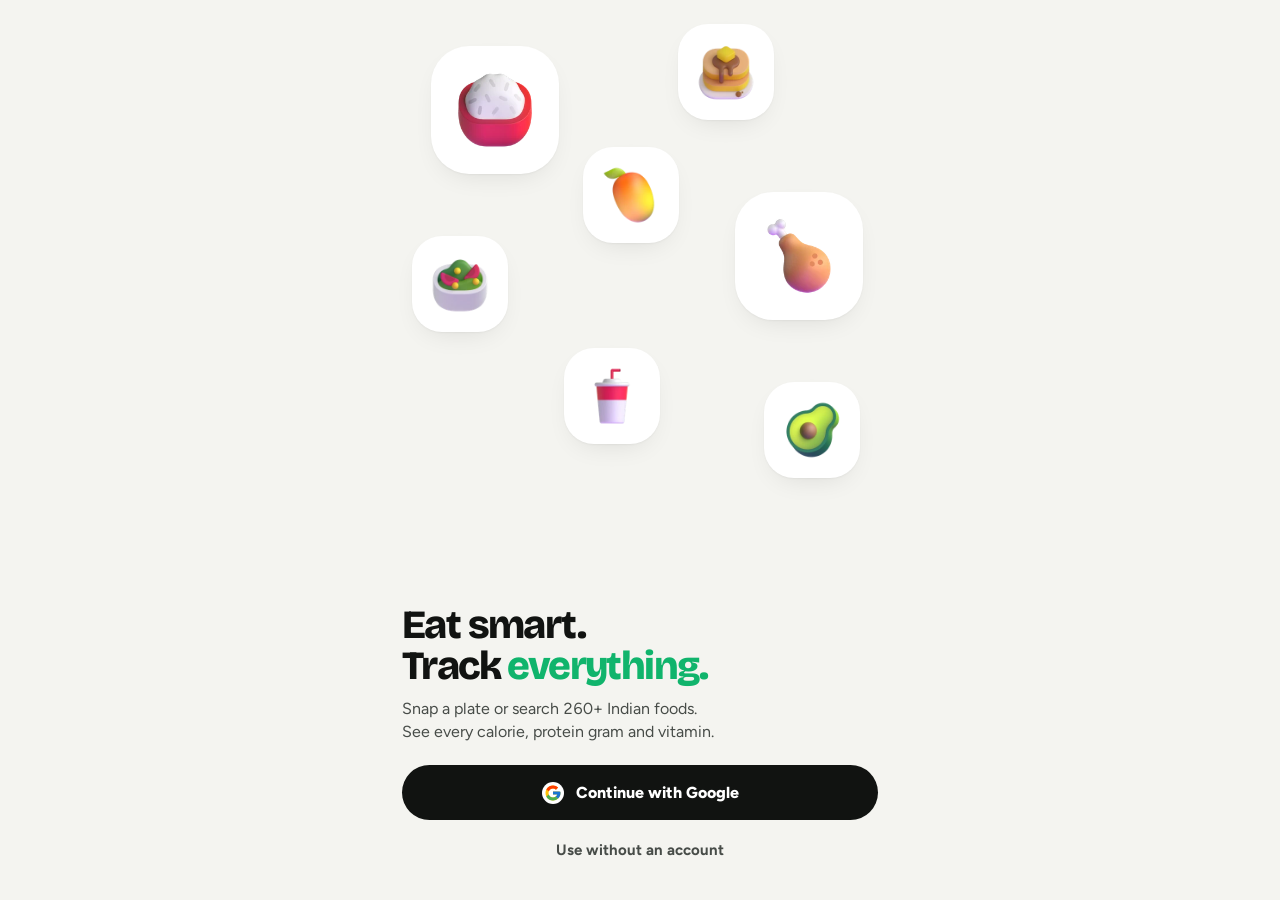
<file: index.html>
<!doctype html>
<html lang="en">
<head>
<meta charset="utf-8">
<meta name="viewport" content="width=device-width,initial-scale=1,viewport-fit=cover">
<title>Healthyfi</title>
<meta name="description" content="Healthyfi: calorie, macro and micronutrient tracker with AI meal photo scanning, built for Indian food.">
<meta name="theme-color" content="#f4f4f0">
<meta name="apple-mobile-web-app-capable" content="yes">
<meta name="apple-mobile-web-app-status-bar-style" content="black-translucent">
<link rel="manifest" href="manifest.webmanifest">
<link rel="icon" href="icons/icon.svg" type="image/svg+xml">
<link rel="apple-touch-icon" href="icons/icon-192.png">
<link rel="preconnect" href="https://fonts.googleapis.com">
<link rel="preconnect" href="https://fonts.gstatic.com" crossorigin>
<link rel="stylesheet" href="https://fonts.googleapis.com/css2?family=Bricolage+Grotesque:opsz,wght@12..96,600;12..96,700;12..96,800&family=Figtree:wght@400;500;600;700;800&display=swap">
<link rel="stylesheet" href="css/app.css?v=3">
<script src="config.js?v=3"></script>
</head>
<body>
<div id="app"><div class="splash"><div class="logo">Healthyfi</div></div></div>
<div class="tabbar" id="tabbar" hidden><nav></nav></div>
<div id="pages"></div>
<div class="tray" id="tray"></div>
<div id="sheetRoot"></div>
<div class="toast" id="toast" role="status" aria-live="polite"></div>
<canvas id="confetti"></canvas>
<script type="module" src="js/app.js?v=3"></script>
</body>
</html>
</file>
<file: css/app.css>
/* Healthyfi 3 — warm off-white canvas, crisp white cards, ink-black actions, one fresh green for progress,
   glossy 3D food icons. Phone-first (max 520px); logging happens in full-screen pages that slide in from the right. */
:root {
  --bg: #f4f4f0;
  --surface: #ffffff;
  --surface-2: #f1f1ec;
  --surface-3: #e8e8e2;
  --line: rgba(17, 19, 17, .07);
  --ink: #111311;
  --ink-2: #474c48;
  --muted: #8b908c;
  --on-ink: #ffffff;
  --accent: #10b46c;
  --accent-2: #8be04e;
  --accent-soft: #e2f6ea;
  --accent-ink: #0b6b41;
  --protein: #ff7a59;
  --carbs: #f6b23c;
  --fat: #5b8def;
  --water: #39a5ff;
  --warn: #f29c1f;
  --bad: #ef4b4b;
  --shadow-sm: 0 1px 2px rgba(17, 19, 17, .04);
  --shadow: 0 1px 2px rgba(17, 19, 17, .04), 0 10px 28px -12px rgba(17, 19, 17, .12);
  --shadow-lg: 0 24px 60px -24px rgba(17, 19, 17, .35);
  --display: "Bricolage Grotesque", "Avenir Next", "Segoe UI", system-ui, sans-serif;
  --body: "Figtree", "Segoe UI", system-ui, -apple-system, sans-serif;
  --r: 24px;
  --spring: cubic-bezier(.22, 1, .36, 1);
  --bounce: cubic-bezier(.34, 1.56, .64, 1);
  color-scheme: light;
}
@media (prefers-color-scheme: dark) {
  :root:not([data-theme="light"]) {
    --bg: #0a0a0b; --surface: #151517; --surface-2: #1d1d20; --surface-3: #27272b; --line: rgba(255, 255, 255, .07);
    --ink: #f3f3ef; --ink-2: #c3c6c2; --muted: #85898a; --on-ink: #0a0a0b;
    --accent: #2ee08b; --accent-2: #b4f06a; --accent-soft: #10291c; --accent-ink: #5cf0a6;
    --protein: #ff8c6e; --carbs: #ffc456; --fat: #7aa5ff; --water: #5cb6ff;
    --shadow-sm: none; --shadow: 0 0 0 1px rgba(255, 255, 255, .05); --shadow-lg: 0 24px 60px -24px rgba(0, 0, 0, .8);
    color-scheme: dark;
  }
}
:root[data-theme="dark"] {
  --bg: #0a0a0b; --surface: #151517; --surface-2: #1d1d20; --surface-3: #27272b; --line: rgba(255, 255, 255, .07);
  --ink: #f3f3ef; --ink-2: #c3c6c2; --muted: #85898a; --on-ink: #0a0a0b;
  --accent: #2ee08b; --accent-2: #b4f06a; --accent-soft: #10291c; --accent-ink: #5cf0a6;
  --protein: #ff8c6e; --carbs: #ffc456; --fat: #7aa5ff; --water: #5cb6ff;
  --shadow-sm: none; --shadow: 0 0 0 1px rgba(255, 255, 255, .05); --shadow-lg: 0 24px 60px -24px rgba(0, 0, 0, .8);
  color-scheme: dark;
}

* { box-sizing: border-box; }
html, body { margin: 0; min-height: 100%; }
body { background: var(--bg); color: var(--ink); font: 15px/1.45 var(--body); font-variant-numeric: tabular-nums; -webkit-font-smoothing: antialiased; -webkit-tap-highlight-color: transparent; overscroll-behavior-y: none; }
button, input, select, textarea { font: inherit; color: inherit; }
button { cursor: pointer; -webkit-user-select: none; user-select: none; }
:focus-visible { outline: 2.5px solid var(--accent); outline-offset: 2px; border-radius: 12px; }
[hidden] { display: none !important; }
h1, h2, h3 { margin: 0; font-family: var(--display); letter-spacing: -.02em; text-wrap: balance; }
p { margin: 0; }
.muted { color: var(--muted); }
.ink2 { color: var(--ink-2); }
.sm { font-size: 13px; }
.xs { font-size: 12px; }
.num { font-family: var(--display); font-weight: 700; letter-spacing: -.03em; }
.eyebrow { font-size: 11px; letter-spacing: .09em; text-transform: uppercase; font-weight: 700; color: var(--muted); }
.i3d { display: block; object-fit: contain; flex: none; -webkit-user-drag: none; pointer-events: none; }
.row { display: flex; align-items: center; gap: 12px; }
.grow { flex: 1; min-width: 0; }
.ellip { white-space: nowrap; overflow: hidden; text-overflow: ellipsis; }

/* ---------- shell ---------- */
#app { max-width: 520px; margin: 0 auto; min-height: 100vh; }
.screen { padding: calc(10px + env(safe-area-inset-top, 0px)) 16px calc(116px + env(safe-area-inset-bottom, 0px)); display: flex; flex-direction: column; gap: 14px; }
.screen > *, .page-b > * { flex-shrink: 0; }
.enter > * { animation: up .6s var(--spring) both; }
.enter > *:nth-child(2) { animation-delay: .03s; } .enter > *:nth-child(3) { animation-delay: .06s; } .enter > *:nth-child(4) { animation-delay: .09s; }
.enter > *:nth-child(5) { animation-delay: .12s; } .enter > *:nth-child(6) { animation-delay: .15s; } .enter > *:nth-child(n+7) { animation-delay: .18s; }
@keyframes up { from { opacity: 0; transform: translateY(16px); } to { opacity: 1; transform: none; } }

.head { display: flex; align-items: center; gap: 10px; min-height: 48px; }
.head h1 { font-size: 26px; font-weight: 800; }
.datebtn { border: 0; background: none; padding: 0; display: flex; align-items: center; gap: 6px; }
.datebtn h1 { font-size: 26px; font-weight: 800; }
.datebtn .chev { width: 22px; height: 22px; border-radius: 50%; background: var(--surface); box-shadow: var(--shadow-sm); display: grid; place-items: center; font-size: 11px; transition: transform .35s var(--spring); }
.datebtn[aria-expanded="true"] .chev { transform: rotate(180deg); }
.pillstat { display: inline-flex; align-items: center; gap: 4px; background: var(--surface); border-radius: 999px; padding: 5px 11px 5px 6px; font-weight: 800; font-size: 14px; box-shadow: var(--shadow-sm); }
.avatar { width: 40px; height: 40px; border-radius: 50%; border: 0; padding: 0; background: var(--ink); color: var(--on-ink); font-family: var(--display); font-weight: 800; display: grid; place-items: center; overflow: hidden; flex: none; }
.avatar img { width: 100%; height: 100%; object-fit: cover; }

.week { display: grid; grid-template-columns: repeat(7, 1fr); gap: 4px; }
.wd { border: 0; background: none; display: flex; flex-direction: column; align-items: center; gap: 5px; padding: 6px 0; border-radius: 16px; color: var(--muted); font-size: 12px; font-weight: 700; transition: background .3s; }
.wd .dot { width: 38px; height: 38px; border-radius: 50%; position: relative; display: grid; place-items: center; font-family: var(--display); font-size: 14px; color: var(--ink); }
.wd .dot svg { position: absolute; inset: 0; transform: rotate(-90deg); }
.wd.on { background: var(--surface); box-shadow: var(--shadow); color: var(--ink); }
.wd:disabled { opacity: .3; }

/* ---------- cards ---------- */
.card { background: var(--surface); border-radius: var(--r); padding: 18px; box-shadow: var(--shadow); display: flex; flex-direction: column; gap: 14px; }
.card-h { display: flex; align-items: center; gap: 10px; }
.card-h h2 { font-size: 18px; font-weight: 700; flex: 1; }
.link { border: 0; background: none; padding: 4px 0; font-weight: 700; font-size: 14px; color: var(--ink-2); display: inline-flex; align-items: center; gap: 4px; }
.section-t { display: flex; align-items: baseline; justify-content: space-between; padding: 6px 4px 0; }
.section-t h2 { font-size: 20px; font-weight: 800; }

/* hero */
.hero { display: grid; grid-template-columns: 1fr auto; align-items: center; gap: 12px; padding: 22px 20px; }
.hero .big { font-family: var(--display); font-size: 52px; font-weight: 800; letter-spacing: -.045em; line-height: .95; }
.hero .lbl { font-size: 15px; color: var(--ink-2); font-weight: 600; margin-top: 6px; }
.hero .split { display: flex; gap: 18px; margin-top: 16px; }
.hero .split div { display: flex; flex-direction: column; }
.hero .split b { font-family: var(--display); font-size: 18px; }
.hero .split span { font-size: 12px; color: var(--muted); font-weight: 600; }
.ring { position: relative; display: grid; place-items: center; flex: none; }
.ring svg { position: absolute; inset: 0; width: 100%; height: 100%; transform: rotate(-90deg); overflow: visible; }
.arc { transition: stroke-dashoffset 1.2s var(--spring), stroke .3s; }
.macros3 { display: grid; grid-template-columns: repeat(3, 1fr); gap: 10px; }
.mcard { background: var(--surface); border-radius: 22px; padding: 14px 12px; box-shadow: var(--shadow); display: flex; flex-direction: column; gap: 10px; }
.mcard .v { font-family: var(--display); font-size: 21px; font-weight: 700; line-height: 1; }
.mcard .l { font-size: 12px; color: var(--muted); font-weight: 600; }
.mcard .ring { align-self: center; }

/* meals */
.meal { display: flex; align-items: center; gap: 14px; background: var(--surface); border-radius: 22px; padding: 14px; box-shadow: var(--shadow); border: 0; text-align: left; width: 100%; }
.meal .ic { width: 52px; height: 52px; border-radius: 17px; background: var(--surface-2); display: grid; place-items: center; flex: none; }
.meal b { font-size: 16px; font-weight: 700; display: block; }
.meal .sub { font-size: 13px; color: var(--muted); }
.meal .stack { display: flex; margin-top: 6px; }
.meal .stack img { width: 24px; height: 24px; margin-right: -6px; background: var(--surface-2); border-radius: 50%; padding: 2px; border: 2px solid var(--surface); }
.add-o { width: 40px; height: 40px; border-radius: 50%; border: 0; background: var(--ink); color: var(--on-ink); display: grid; place-items: center; font-size: 22px; font-weight: 500; flex: none; transition: transform .25s var(--bounce); }
.add-o:active { transform: scale(.86); }
.kc { font-family: var(--display); font-weight: 700; font-size: 16px; text-align: right; }
.kc small { display: block; font-family: var(--body); font-weight: 600; font-size: 11px; color: var(--muted); }
.mini-bar { height: 6px; border-radius: 9px; background: var(--surface-2); overflow: hidden; margin-top: 8px; }
.mini-bar i { display: block; height: 100%; background: var(--accent); border-radius: 9px; transition: width 1s var(--spring); width: 0; }
.mini-bar i.over { background: var(--warn); }

/* water */
.glasses { display: grid; grid-template-columns: repeat(8, 1fr); gap: 6px; }
.gl { border: 0; padding: 0; background: none; aspect-ratio: 3 / 4; position: relative; }
.gl svg { width: 100%; height: 100%; display: block; }
.gl .w { transform-origin: bottom; transform: scaleY(0); transition: transform .5s var(--bounce); }
.gl.full .w { transform: scaleY(1); }
.gl .plus { position: absolute; inset: 0; display: grid; place-items: center; font-weight: 800; color: var(--water); font-size: 16px; padding-top: 4px; }

/* tiles */
.tiles { display: grid; grid-template-columns: repeat(3, 1fr); gap: 10px; }
.tile { border: 0; text-align: left; background: var(--surface); border-radius: 22px; padding: 14px 12px; box-shadow: var(--shadow); display: flex; flex-direction: column; gap: 6px; min-width: 0; transition: transform .25s var(--bounce); }
.tile:active { transform: scale(.96); }
.tile b { font-family: var(--display); font-size: 21px; font-weight: 700; line-height: 1.05; }
.tile span { font-size: 12px; color: var(--muted); font-weight: 600; }

.pills { display: flex; flex-wrap: wrap; gap: 8px; }
.pill { border: 0; background: var(--surface-2); border-radius: 999px; padding: 9px 14px 9px 9px; display: inline-flex; align-items: center; gap: 8px; font-weight: 700; font-size: 14px; transition: background .25s; }
.pill .tk { width: 22px; height: 22px; border-radius: 50%; background: var(--surface); display: grid; place-items: center; color: transparent; font-size: 12px; transition: all .35s var(--bounce); }
.pill.on { background: var(--accent-soft); }
.pill.on .tk { background: var(--accent); color: #fff; transform: scale(1.1); }

.coach { display: flex; gap: 14px; align-items: flex-start; }
.coach ul { margin: 0; padding: 0; list-style: none; display: flex; flex-direction: column; gap: 10px; font-size: 14px; color: var(--ink-2); }
.coach li b { color: var(--ink); }

/* nutrients */
.nlist { display: flex; flex-direction: column; gap: 12px; }
.nrow { display: grid; grid-template-columns: 1fr auto; gap: 6px 12px; align-items: baseline; font-size: 14px; }
.nrow .v { font-weight: 700; }
.nrow .v small { color: var(--muted); font-weight: 600; }
.nrow .mini-bar { grid-column: 1 / -1; margin: 0; height: 5px; }
.nrow .mini-bar i.warn { background: var(--warn); } .nrow .mini-bar i.bad { background: var(--bad); }
.ngrid { display: grid; grid-template-columns: 1fr 1fr; gap: 12px 18px; }
.collapse { display: grid; grid-template-rows: 0fr; transition: grid-template-rows .5s var(--spring); }
.collapse > div { overflow: hidden; }
.collapse.open { grid-template-rows: 1fr; }
.notice { display: flex; align-items: center; gap: 12px; background: var(--surface-2); border-radius: 16px; padding: 10px 12px; font-size: 13px; }

/* buttons */
.btn { border: 0; border-radius: 999px; padding: 14px 20px; font-weight: 700; background: var(--ink); color: var(--on-ink); display: inline-flex; align-items: center; justify-content: center; gap: 8px; transition: transform .2s var(--bounce), opacity .2s; }
.btn:active { transform: scale(.97); }
.btn.block { width: 100%; }
.btn.lg { padding: 17px 22px; font-size: 16px; }
.btn.soft { background: var(--surface-2); color: var(--ink); }
.btn.accent { background: var(--accent); color: #fff; }
.btn.small { padding: 8px 14px; font-size: 13px; }
.btn.danger { background: transparent; color: var(--bad); box-shadow: inset 0 0 0 1.5px color-mix(in srgb, var(--bad) 40%, transparent); }
.btn:disabled { opacity: .4; pointer-events: none; }
.iconbtn { width: 42px; height: 42px; border-radius: 50%; border: 0; background: var(--surface); box-shadow: var(--shadow-sm); display: grid; place-items: center; font-size: 18px; flex: none; transition: transform .2s var(--bounce); }
.iconbtn:active { transform: scale(.9); }
.iconbtn svg { width: 20px; height: 20px; }

/* ---------- pages (full screen) ---------- */
#pages { position: fixed; inset: 0; z-index: 40; pointer-events: none; }
.page { position: absolute; inset: 0; background: var(--bg); display: flex; flex-direction: column; pointer-events: auto; transform: translateX(100%); transition: transform .5s var(--spring); box-shadow: -20px 0 60px -30px rgba(0, 0, 0, .4); }
.page.in { transform: none; }
.page.under { transform: translateX(-22%); }
.page-h { display: flex; align-items: center; gap: 10px; padding: calc(10px + env(safe-area-inset-top, 0px)) 16px 10px; max-width: 520px; width: 100%; margin: 0 auto; }
.page-h .t { flex: 1; min-width: 0; text-align: center; }
.page-h .t h2 { font-size: 18px; font-weight: 800; }
.mealbtn { border: 0; background: var(--surface); box-shadow: var(--shadow-sm); border-radius: 999px; padding: 8px 14px 8px 8px; font-weight: 800; font-size: 15px; display: inline-flex; align-items: center; gap: 6px; }
.page-b { flex: 1; min-height: 0; overflow-y: auto; padding: 4px 16px calc(120px + env(safe-area-inset-bottom, 0px)); display: flex; flex-direction: column; gap: 14px; max-width: 520px; width: 100%; margin: 0 auto; }

.searchbox { display: flex; align-items: center; gap: 10px; background: var(--surface); border-radius: 18px; padding: 0 14px; box-shadow: var(--shadow); }
.searchbox svg { width: 20px; height: 20px; color: var(--muted); flex: none; }
.searchbox input { flex: 1; border: 0; background: none; outline: none; padding: 15px 0; font-size: 16px; min-width: 0; }
.searchbox .clr { border: 0; background: var(--surface-2); width: 24px; height: 24px; border-radius: 50%; font-size: 12px; }
.quick { display: grid; grid-template-columns: repeat(3, 1fr); gap: 10px; }
.quick button { border: 0; background: var(--surface); border-radius: 20px; padding: 12px 8px; box-shadow: var(--shadow); display: flex; flex-direction: column; align-items: center; gap: 6px; font-weight: 700; font-size: 13px; transition: transform .2s var(--bounce); }
.quick button:active { transform: scale(.95); }
.chips { display: flex; gap: 8px; overflow-x: auto; scrollbar-width: none; margin: 0 -16px; padding: 2px 16px; }
.chips::-webkit-scrollbar { display: none; }
.chip { flex: none; border: 0; background: var(--surface); box-shadow: var(--shadow-sm); border-radius: 999px; padding: 8px 14px; font-weight: 700; font-size: 13px; color: var(--ink-2); transition: all .25s; }
.chip.on { background: var(--ink); color: var(--on-ink); }

.flist { background: var(--surface); border-radius: 22px; box-shadow: var(--shadow); overflow: hidden; }
.fl-t { display: flex; justify-content: space-between; align-items: baseline; padding: 8px 4px 0; }
.fl-t h3 { font-size: 15px; font-weight: 800; }
.fr { display: flex; align-items: center; gap: 12px; padding: 10px 12px 10px 10px; border-top: 1px solid var(--line); }
.fr:first-child { border-top: 0; }
.fr .open { border: 0; background: none; padding: 0; display: flex; align-items: center; gap: 12px; flex: 1; min-width: 0; text-align: left; }
.fr .ib { width: 50px; height: 50px; border-radius: 16px; background: var(--surface-2); display: grid; place-items: center; flex: none; }
.fr .nm { font-weight: 700; font-size: 15px; }
.fr .meta { font-size: 13px; color: var(--muted); }
.addc { width: 34px; height: 34px; border-radius: 50%; border: 1.5px solid var(--surface-3); background: var(--surface); display: grid; place-items: center; font-size: 20px; font-weight: 500; flex: none; transition: transform .25s var(--bounce), background .2s; }
.addc:active { transform: scale(.85); }
.qpill { display: inline-flex; align-items: center; background: var(--ink); color: var(--on-ink); border-radius: 999px; padding: 2px; flex: none; animation: pop .35s var(--bounce); }
.qpill button { border: 0; background: none; color: inherit; width: 30px; height: 30px; border-radius: 50%; font-size: 18px; font-weight: 600; }
.qpill span { min-width: 22px; text-align: center; font-weight: 800; font-size: 14px; }
@keyframes pop { from { transform: scale(.6); opacity: 0; } }
.ai-row { width: 100%; border: 0; text-align: left; display: flex; align-items: center; gap: 12px; padding: 14px; border-radius: 22px; background: linear-gradient(120deg, var(--accent-soft), color-mix(in srgb, var(--carbs) 16%, var(--surface))); box-shadow: var(--shadow-sm); }
.ai-row b { display: block; }
.ai-row span { font-size: 13px; color: var(--ink-2); }
.shimmer { border-radius: 18px; height: 64px; background: linear-gradient(90deg, var(--surface) 25%, var(--surface-2) 50%, var(--surface) 75%); background-size: 200% 100%; animation: shim 1.2s infinite; }
@keyframes shim { to { background-position: -200% 0; } }

/* pairing rail */
.pairs { background: var(--surface); border-radius: 22px; box-shadow: var(--shadow); padding: 14px 0 14px; animation: up .5s var(--spring) both; }
.pairs .t { padding: 0 14px 10px; font-weight: 800; font-size: 15px; display: flex; align-items: center; gap: 8px; }
.prail { display: flex; gap: 10px; overflow-x: auto; scrollbar-width: none; padding: 2px 14px; }
.prail::-webkit-scrollbar { display: none; }
.pc { flex: none; width: 108px; border: 0; background: var(--surface-2); border-radius: 18px; padding: 12px 10px 10px; display: flex; flex-direction: column; align-items: center; gap: 6px; text-align: center; position: relative; transition: transform .25s var(--bounce), background .25s; }
.pc:active { transform: scale(.95); }
.pc b { font-size: 13px; line-height: 1.2; }
.pc span { font-size: 11.5px; color: var(--muted); }
.pc .pp { position: absolute; top: 8px; right: 8px; width: 22px; height: 22px; border-radius: 50%; background: var(--ink); color: var(--on-ink); display: grid; place-items: center; font-size: 14px; }
.pc.on { background: var(--accent-soft); }
.pc.on .pp { background: var(--accent); color: #fff; }

/* tray */
.tray { position: fixed; z-index: 45; left: 0; right: 0; bottom: 0; padding: 0 12px calc(12px + env(safe-area-inset-bottom, 0px)); pointer-events: none; }
.tray-in { pointer-events: auto; max-width: 496px; margin: 0 auto; background: var(--ink); color: var(--on-ink); border-radius: 26px; padding: 10px 10px 10px 16px; display: flex; align-items: center; gap: 12px; box-shadow: var(--shadow-lg); animation: trayin .5s var(--spring); }
@keyframes trayin { from { transform: translateY(120%); } }
.tray .stk { display: flex; }
.tray .stk img { width: 30px; height: 30px; border-radius: 50%; background: color-mix(in srgb, var(--on-ink) 14%, transparent); padding: 3px; margin-right: -8px; }
.tray .info { flex: 1; min-width: 0; border: 0; background: none; color: inherit; text-align: left; padding: 0 0 0 6px; }
.tray .info b { display: block; font-size: 15px; }
.tray .info span { font-size: 12px; opacity: .7; }
.tray .done { border: 0; background: var(--accent); color: #fff; border-radius: 999px; padding: 12px 20px; font-weight: 800; font-size: 15px; }

/* food detail */
.fd-top { display: flex; flex-direction: column; align-items: center; gap: 8px; text-align: center; padding-top: 4px; }
.fd-art { width: 148px; height: 148px; border-radius: 50%; display: grid; place-items: center; background: radial-gradient(circle at 50% 40%, var(--surface), var(--surface-2) 70%); box-shadow: inset 0 0 0 1px var(--line); animation: float 5s ease-in-out infinite; }
@keyframes float { 50% { transform: translateY(-6px); } }
.fd-top h1 { font-size: 28px; font-weight: 800; }
.fd-kcal { font-family: var(--display); font-size: 44px; font-weight: 800; letter-spacing: -.04em; line-height: 1; }
.qty { display: flex; align-items: center; gap: 10px; background: var(--surface); border-radius: 22px; padding: 10px; box-shadow: var(--shadow); }
.qty button { width: 48px; height: 48px; border-radius: 50%; border: 0; background: var(--surface-2); font-size: 22px; font-weight: 600; transition: transform .2s var(--bounce); }
.qty button:active { transform: scale(.9); }
.qty .v { flex: 1; text-align: center; }
.qty input { width: 100%; border: 0; background: none; text-align: center; font-family: var(--display); font-size: 30px; font-weight: 800; outline: none; padding: 0; }
.qty .v span { font-size: 12px; color: var(--muted); font-weight: 600; }
.units { display: flex; gap: 8px; flex-wrap: wrap; }
.unit { border: 0; border-radius: 14px; padding: 10px 14px; background: var(--surface); box-shadow: var(--shadow-sm); font-weight: 700; font-size: 14px; display: flex; flex-direction: column; align-items: flex-start; }
.unit small { font-size: 11px; color: var(--muted); font-weight: 600; }
.unit.on { background: var(--ink); color: var(--on-ink); }
.unit.on small { color: color-mix(in srgb, var(--on-ink) 65%, transparent); }
.mbar { display: flex; height: 10px; border-radius: 9px; overflow: hidden; gap: 3px; }
.mbar i { display: block; height: 100%; border-radius: 9px; transition: flex-grow .6s var(--spring); }
.mcols { display: grid; grid-template-columns: repeat(3, 1fr); gap: 10px; }
.mcols div { display: flex; flex-direction: column; gap: 2px; }
.mcols b { font-family: var(--display); font-size: 20px; }
.mcols span { font-size: 12px; color: var(--muted); font-weight: 600; display: flex; align-items: center; gap: 6px; }
.mcols span i { width: 8px; height: 8px; border-radius: 50%; }
.facts .fx { display: flex; justify-content: space-between; padding: 10px 0; border-top: 1px solid var(--line); font-size: 14px; }
.facts .fx:first-child { border-top: 0; }
.facts .fx b { font-weight: 700; }
.foot { position: fixed; left: 0; right: 0; bottom: 0; padding: 14px 16px calc(14px + env(safe-area-inset-bottom, 0px)); background: linear-gradient(180deg, transparent, var(--bg) 35%); z-index: 2; }
.foot > div { max-width: 488px; margin: 0 auto; display: flex; gap: 10px; }

/* scan */
.viewfinder { position: relative; border-radius: 28px; overflow: hidden; aspect-ratio: 3 / 4; background: #0d0f0e; display: grid; place-items: center; box-shadow: var(--shadow-lg); }
.viewfinder img.photo { position: absolute; inset: 0; width: 100%; height: 100%; object-fit: cover; }
.viewfinder .corners { position: absolute; inset: 22px; pointer-events: none; }
.viewfinder .corners i { position: absolute; width: 34px; height: 34px; border: 4px solid #fff; border-radius: 6px; }
.viewfinder .corners i:nth-child(1) { top: 0; left: 0; border-right: 0; border-bottom: 0; }
.viewfinder .corners i:nth-child(2) { top: 0; right: 0; border-left: 0; border-bottom: 0; }
.viewfinder .corners i:nth-child(3) { bottom: 0; left: 0; border-right: 0; border-top: 0; }
.viewfinder .corners i:nth-child(4) { bottom: 0; right: 0; border-left: 0; border-top: 0; }
.viewfinder .hint { position: relative; color: #fff; text-align: center; display: flex; flex-direction: column; align-items: center; gap: 12px; padding: 20px; }
.viewfinder .beam { position: absolute; left: 0; right: 0; height: 120px; top: -120px; background: linear-gradient(180deg, transparent, rgba(46, 224, 139, .45) 85%, #8dffc6); animation: beam 1.7s ease-in-out infinite; }
@keyframes beam { to { top: 100%; } }
.viewfinder .tag { position: absolute; left: 14px; bottom: 14px; background: rgba(0, 0, 0, .55); color: #fff; backdrop-filter: blur(10px); padding: 7px 13px; border-radius: 999px; font-weight: 700; font-size: 13px; }
.shutter { width: 76px; height: 76px; border-radius: 50%; border: 5px solid var(--surface-3); background: var(--ink); display: grid; place-items: center; margin: 0 auto; transition: transform .2s var(--bounce); }
.shutter:active { transform: scale(.92); }
.shutter span { width: 52px; height: 52px; border-radius: 50%; background: var(--on-ink); }

/* forms */
.field { display: flex; flex-direction: column; gap: 6px; min-width: 0; }
.field label, .field .lab { font-size: 13px; font-weight: 700; color: var(--ink-2); }
.field input, .field select, .field textarea { width: 100%; border: 0; background: var(--surface); box-shadow: var(--shadow-sm), inset 0 0 0 1.5px var(--line); border-radius: 16px; padding: 14px; outline: none; transition: box-shadow .2s; min-width: 0; }
.field input:focus, .field select:focus, .field textarea:focus { box-shadow: inset 0 0 0 2px var(--ink); }
.grid2 { display: grid; grid-template-columns: repeat(2, minmax(0, 1fr)); gap: 10px; }
.grid3 { display: grid; grid-template-columns: repeat(3, minmax(0, 1fr)); gap: 10px; }
.opts { display: grid; gap: 10px; }
.opt { border: 0; background: var(--surface); border-radius: 22px; padding: 14px 16px; box-shadow: var(--shadow), inset 0 0 0 2px transparent; text-align: left; display: flex; align-items: center; gap: 14px; transition: box-shadow .25s, transform .25s var(--bounce); }
.opt:active { transform: scale(.98); }
.opt b { display: block; font-size: 16px; }
.opt span { font-size: 13px; color: var(--muted); }
.opt.on { box-shadow: var(--shadow), inset 0 0 0 2px var(--ink); }

/* sheets (small dialogs) */
.scrim { position: fixed; inset: 0; z-index: 60; background: rgba(0, 0, 0, .45); opacity: 0; transition: opacity .3s; }
.scrim.show { opacity: 1; }
.sheet { position: fixed; z-index: 61; left: 0; right: 0; bottom: 0; max-width: 520px; margin: 0 auto; max-height: 88vh; background: var(--bg); border-radius: 30px 30px 0 0; display: flex; flex-direction: column; transform: translateY(105%); transition: transform .5s var(--spring); }
.sheet.show { transform: none; }
.sheet .grab { width: 40px; height: 5px; border-radius: 9px; background: var(--surface-3); margin: 10px auto 0; }
.sheet-h { display: flex; align-items: center; gap: 10px; padding: 12px 18px 8px; }
.sheet-h h2 { flex: 1; font-size: 20px; font-weight: 800; }
.sheet-b { overflow-y: auto; padding: 6px 18px calc(22px + env(safe-area-inset-bottom, 0px)); display: flex; flex-direction: column; gap: 14px; }
.sheet-b > * { flex-shrink: 0; }
.x { width: 34px; height: 34px; border-radius: 50%; border: 0; background: var(--surface-2); display: grid; place-items: center; font-size: 14px; flex: none; }
.mealpick { display: grid; gap: 8px; }
.mealpick button { border: 0; background: var(--surface); border-radius: 18px; padding: 10px 14px 10px 10px; display: flex; align-items: center; gap: 12px; font-weight: 700; font-size: 15px; box-shadow: var(--shadow-sm); text-align: left; }
.mealpick button.on { box-shadow: inset 0 0 0 2px var(--ink); }

/* login */
.login { min-height: 100vh; display: flex; flex-direction: column; padding: calc(24px + env(safe-area-inset-top, 0px)) 22px calc(26px + env(safe-area-inset-bottom, 0px)); gap: 22px; background: var(--bg); position: relative; overflow: hidden; }
.collage { position: relative; flex: 1; min-height: 300px; }
.collage .b { position: absolute; width: 96px; height: 96px; border-radius: 30px; background: var(--surface); box-shadow: var(--shadow); display: grid; place-items: center; animation: bob 6s ease-in-out infinite; }
.collage .b.lg { width: 128px; height: 128px; border-radius: 38px; }
@keyframes bob { 0%, 100% { transform: translateY(0) rotate(var(--r, 0deg)); } 50% { transform: translateY(-12px) rotate(calc(var(--r, 0deg) * -1)); } }
.login h1 { font-size: 40px; font-weight: 800; line-height: 1.02; letter-spacing: -.04em; }
.login h1 em { font-style: normal; color: var(--accent); }
.login .sub { font-size: 16px; color: var(--ink-2); margin-top: 10px; max-width: 32ch; }
.gbtn { width: 100%; border: 0; border-radius: 999px; padding: 16px; background: var(--ink); color: var(--on-ink); font-weight: 800; font-size: 16px; display: flex; align-items: center; justify-content: center; gap: 12px; transition: transform .2s var(--bounce); }
.gbtn:active { transform: scale(.97); }
.gbtn svg { width: 22px; height: 22px; background: #fff; border-radius: 50%; padding: 2px; }
.guestbtn { width: 100%; border: 0; background: none; padding: 12px; font-weight: 700; color: var(--ink-2); }
.err { background: color-mix(in srgb, var(--bad) 12%, var(--surface)); color: var(--ink); border-radius: 16px; padding: 12px 14px; font-size: 13px; }

/* onboarding */
.ob { min-height: 100vh; display: flex; flex-direction: column; padding: calc(14px + env(safe-area-inset-top, 0px)) 18px calc(20px + env(safe-area-inset-bottom, 0px)); gap: 20px; max-width: 520px; margin: 0 auto; }
.ob-top { display: flex; align-items: center; gap: 12px; min-height: 42px; }
.ob-prog { flex: 1; height: 6px; background: var(--surface-3); border-radius: 9px; overflow: hidden; }
.ob-prog i { display: block; height: 100%; background: var(--ink); border-radius: 9px; transition: width .6s var(--spring); }
.ob-b { flex: 1; display: flex; flex-direction: column; gap: 18px; animation: sl .5s var(--spring) both; }
.ob-b.back { animation-name: slb; }
@keyframes sl { from { opacity: 0; transform: translateX(40px); } }
@keyframes slb { from { opacity: 0; transform: translateX(-40px); } }
.ob h1 { font-size: 32px; font-weight: 800; letter-spacing: -.035em; }
.plan { background: var(--ink); color: var(--on-ink); border-radius: 30px; padding: 24px; display: flex; flex-direction: column; gap: 18px; box-shadow: var(--shadow-lg); }
.plan .k { font-family: var(--display); font-size: 64px; font-weight: 800; letter-spacing: -.05em; line-height: .95; }
.plan .r3 { display: grid; grid-template-columns: repeat(3, 1fr); gap: 8px; }
.plan .r3 div { background: color-mix(in srgb, var(--on-ink) 10%, transparent); border-radius: 18px; padding: 12px; }
.plan .r3 b { display: block; font-family: var(--display); font-size: 22px; }
.plan .r3 span { font-size: 12px; opacity: .7; }

/* diary / workout / progress / me */
.dsum { display: grid; grid-template-columns: 1.25fr repeat(3, 1fr); gap: 8px; }
.dsum > div { background: var(--surface); border-radius: 18px; padding: 12px; box-shadow: var(--shadow); }
.dsum b { display: block; font-family: var(--display); font-size: 20px; font-weight: 700; }
.dsum > div > span { font-size: 12px; color: var(--muted); font-weight: 600; }
.seg { display: grid; grid-auto-flow: column; grid-auto-columns: 1fr; background: var(--surface-3); border-radius: 999px; padding: 4px; position: relative; }
.seg button { border: 0; background: none; padding: 9px 0; border-radius: 999px; font-weight: 700; font-size: 14px; color: var(--ink-2); position: relative; z-index: 1; }
.seg button.on { color: var(--ink); }
.seg .ind { position: absolute; top: 4px; bottom: 4px; left: 4px; border-radius: 999px; background: var(--surface); box-shadow: var(--shadow-sm); transition: transform .45s var(--spring); }
.dmeal .card-h .ic { width: 44px; height: 44px; border-radius: 14px; background: var(--surface-2); display: grid; place-items: center; }
.ent { display: flex; align-items: center; gap: 12px; padding: 10px 0; border-top: 1px solid var(--line); width: 100%; border-left: 0; border-right: 0; border-bottom: 0; background: none; text-align: left; }
.ent:first-child { border-top: 0; padding-top: 0; }
.ent .ib { width: 44px; height: 44px; border-radius: 14px; background: var(--surface-2); display: grid; place-items: center; overflow: hidden; flex: none; }
.ent .ib img.ph { width: 100%; height: 100%; object-fit: cover; }
.ent .nm { font-weight: 700; display: block; }
.ent .meta { font-size: 12.5px; color: var(--muted); display: block; }
.tagai { font-size: 10.5px; font-weight: 800; padding: 2px 7px; border-radius: 999px; background: var(--accent-soft); color: var(--accent-ink); margin-left: 4px; vertical-align: 1px; }
.empty { display: flex; flex-direction: column; align-items: center; gap: 8px; text-align: center; padding: 18px 8px; color: var(--muted); }
.wo { display: flex; align-items: center; gap: 12px; padding: 10px 0; border-top: 1px solid var(--line); }
.wo:first-child { border-top: 0; padding-top: 0; }
.wo .ib { width: 46px; height: 46px; border-radius: 15px; background: var(--surface-2); display: grid; place-items: center; flex: none; }
.pb { font-size: 11px; font-weight: 800; letter-spacing: .06em; text-transform: uppercase; color: var(--protein); }
svg.chart { width: 100%; height: auto; display: block; overflow: visible; }
svg.chart text { fill: var(--muted); font: 600 11px var(--body); }
.draw { stroke-dasharray: 1400; stroke-dashoffset: 1400; animation: draw 1.6s var(--spring) forwards; }
@keyframes draw { to { stroke-dashoffset: 0; } }
.grow-b { transform-origin: bottom; transform-box: fill-box; animation: gb .9s var(--bounce) both; }
@keyframes gb { from { transform: scaleY(0); } }
.list { background: var(--surface); border-radius: 22px; box-shadow: var(--shadow); overflow: hidden; }
.li { width: 100%; border: 0; background: none; text-align: left; display: flex; align-items: center; gap: 14px; padding: 13px 16px; border-top: 1px solid var(--line); }
.li:first-child { border-top: 0; }
.li .ib { width: 40px; height: 40px; border-radius: 13px; background: var(--surface-2); display: grid; place-items: center; flex: none; }
.li b { display: block; font-weight: 700; }
.li .s { font-size: 12.5px; color: var(--muted); display: block; }
.li .go { color: var(--muted); font-size: 18px; }
.dotok { width: 8px; height: 8px; border-radius: 50%; display: inline-block; margin-right: 6px; background: var(--muted); vertical-align: 1px; }
.dotok.ok { background: var(--accent); box-shadow: 0 0 0 3px color-mix(in srgb, var(--accent) 25%, transparent); }

/* tab bar */
.tabbar { position: fixed; z-index: 30; left: 0; right: 0; bottom: 0; padding: 0 14px calc(12px + env(safe-area-inset-bottom, 0px)); pointer-events: none; }
.tabbar nav { pointer-events: auto; max-width: 492px; margin: 0 auto; display: flex; align-items: center; gap: 10px; }
.tabs { flex: 1; display: grid; grid-template-columns: repeat(4, 1fr); background: color-mix(in srgb, var(--surface) 82%, transparent); backdrop-filter: blur(20px) saturate(1.8); -webkit-backdrop-filter: blur(20px) saturate(1.8); border-radius: 30px; padding: 6px; box-shadow: var(--shadow-lg), inset 0 0 0 1px var(--line); position: relative; }
.tab { border: 0; background: none; display: flex; flex-direction: column; align-items: center; gap: 2px; padding: 7px 0 6px; font-size: 11px; font-weight: 700; color: var(--muted); position: relative; z-index: 1; transition: color .3s; }
.tab svg { width: 22px; height: 22px; }
.tab.on { color: var(--ink); }
.tabs .ind { position: absolute; top: 6px; bottom: 6px; left: 6px; width: calc((100% - 12px) / 4); border-radius: 24px; background: var(--surface-2); transition: transform .5s var(--spring); }
.fab { width: 62px; height: 62px; border-radius: 50%; border: 0; background: var(--ink); color: var(--on-ink); font-size: 30px; font-weight: 400; display: grid; place-items: center; box-shadow: var(--shadow-lg); flex: none; transition: transform .35s var(--bounce); }
.fab:active { transform: scale(.88) rotate(90deg); }
.qa { display: grid; grid-template-columns: 1fr 1fr; gap: 10px; }
.qa button { border: 0; background: var(--surface); border-radius: 22px; padding: 16px; box-shadow: var(--shadow); text-align: left; display: flex; flex-direction: column; gap: 10px; transition: transform .2s var(--bounce); }
.qa button:active { transform: scale(.96); }
.qa b { font-size: 15px; }
.qa span { font-size: 12.5px; color: var(--muted); }

.toast { position: fixed; z-index: 90; left: 50%; bottom: calc(104px + env(safe-area-inset-bottom, 0px)); transform: translate(-50%, 24px); opacity: 0; background: var(--ink); color: var(--on-ink); padding: 11px 18px; border-radius: 999px; font-weight: 700; font-size: 14px; transition: all .45s var(--bounce); pointer-events: none; max-width: calc(100% - 32px); text-align: center; box-shadow: var(--shadow-lg); }
.toast.show { opacity: 1; transform: translate(-50%, 0); }
#confetti { position: fixed; inset: 0; pointer-events: none; z-index: 95; width: 100%; height: 100%; }
.splash { min-height: 100vh; display: grid; place-content: center; gap: 12px; justify-items: center; }
.splash .logo { font-family: var(--display); font-weight: 800; font-size: 38px; letter-spacing: -.04em; }
.splash img { animation: bob 2s ease-in-out infinite; }

@media (prefers-reduced-motion: reduce) {
  *, *::before, *::after { animation-duration: .01ms !important; animation-iteration-count: 1 !important; transition-duration: .01ms !important; }
}
</file>
